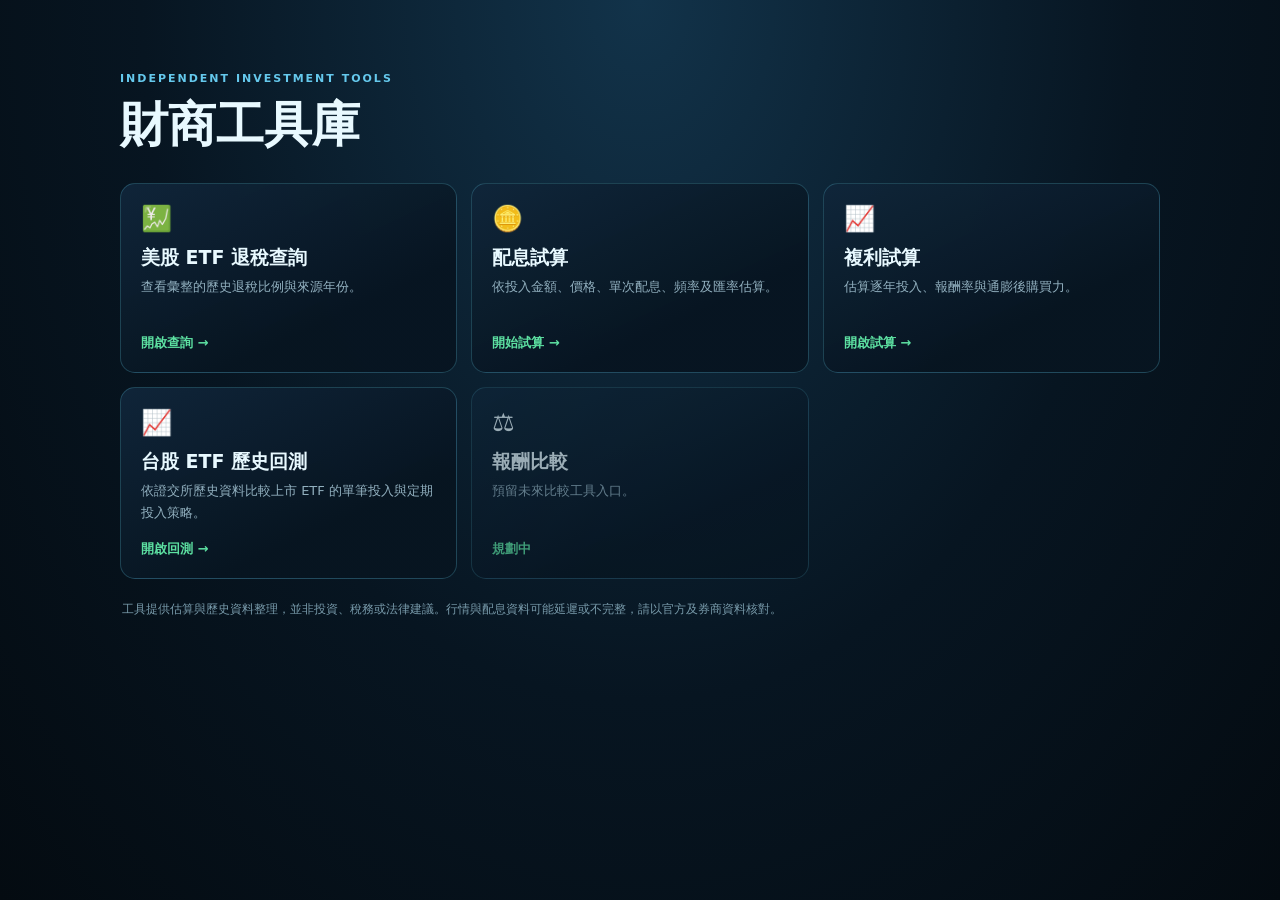
<file: index.html>
<!doctype html>
<html lang="zh-Hant">
<head>
  <meta charset="utf-8">
  <meta name="viewport" content="width=device-width, initial-scale=1, viewport-fit=cover">
  <meta name="theme-color" content="#071521">
  <meta name="description" content="免費、免登入的 ETF 與投資試算工具。輸入只在目前瀏覽器頁面計算。">
  <title>財商工具庫</title>
  <style>
    :root{color-scheme:dark;--bg:#06121b;--panel:#0b1e2c;--line:rgba(98,201,232,.25);--cyan:#8fe4ff;--muted:#91afbe;--green:#5de1a2;--sans:system-ui,-apple-system,"Segoe UI",sans-serif}
    *{box-sizing:border-box}body{min-height:100vh;margin:0;background:radial-gradient(ellipse at top,#12334a 0,#071521 55%,#040b11 100%);color:#e8f9ff;font-family:var(--sans)}header{padding:clamp(28px,7vw,72px) max(20px,calc((100vw - 1040px)/2)) 26px}header p{margin:0 0 8px;color:#65c9ed;font-size:11px;font-weight:800;letter-spacing:2px}h1{margin:0;font-size:clamp(30px,6vw,48px)}header .intro{max-width:680px;color:var(--muted);line-height:1.8}main{width:min(1040px,calc(100% - 32px));margin:0 auto 60px}.grid{display:grid;grid-template-columns:repeat(auto-fit,minmax(min(100%,280px),1fr));gap:14px}.card{display:flex;min-height:190px;flex-direction:column;padding:20px;border:1px solid var(--line);border-radius:15px;background:linear-gradient(155deg,rgba(16,38,58,.96),rgba(7,21,33,.98) 68%);color:inherit;text-decoration:none;transition:transform .15s,border-color .15s}.card:hover,.card:focus-visible{transform:translateY(-2px);border-color:var(--cyan);outline:none}.icon{font-size:25px}.card h2{margin:12px 0 5px;font-size:19px}.card p{margin:0;color:var(--muted);font-size:13px;line-height:1.7}.card span{margin-top:auto;padding-top:16px;color:var(--green);font-size:13px;font-weight:800}.planned{opacity:.65}.privacy{margin:20px 2px 0;color:#789aaa;font-size:12px;line-height:1.7}
  </style>
</head>
<body>
  <header><p>INDEPENDENT INVESTMENT TOOLS</p><h1>財商工具庫</h1></header>
  <main>
    <section class="grid" aria-label="其他投資工具">
      <a class="card" href="etf-tax/"><div class="icon" aria-hidden="true">💹</div><h2>美股 ETF 退稅查詢</h2><p>查看彙整的歷史退稅比例與來源年份。</p><span>開啟查詢 →</span></a>
      <a class="card" href="dividend-calculator.html"><div class="icon" aria-hidden="true">🪙</div><h2>配息試算</h2><p>依投入金額、價格、單次配息、頻率及匯率估算。</p><span>開始試算 →</span></a>
      <a class="card" href="compound-calculator.html"><div class="icon" aria-hidden="true">📈</div><h2>複利試算</h2><p>估算逐年投入、報酬率與通膨後購買力。</p><span>開啟試算 →</span></a>
      <a class="card" href="etf-backtest.html"><div class="icon" aria-hidden="true">📈</div><h2>台股 ETF 歷史回測</h2><p>依證交所歷史資料比較上市 ETF 的單筆投入與定期投入策略。</p><span>開啟回測 →</span></a>
      <article class="card planned" aria-label="報酬比較規劃中"><div class="icon" aria-hidden="true">⚖️</div><h2>報酬比較</h2><p>預留未來比較工具入口。</p><span>規劃中</span></article>
    </section>
    <p class="privacy">工具提供估算與歷史資料整理，並非投資、稅務或法律建議。行情與配息資料可能延遲或不完整，請以官方及券商資料核對。</p>
  </main>
</body>
</html>
</file>
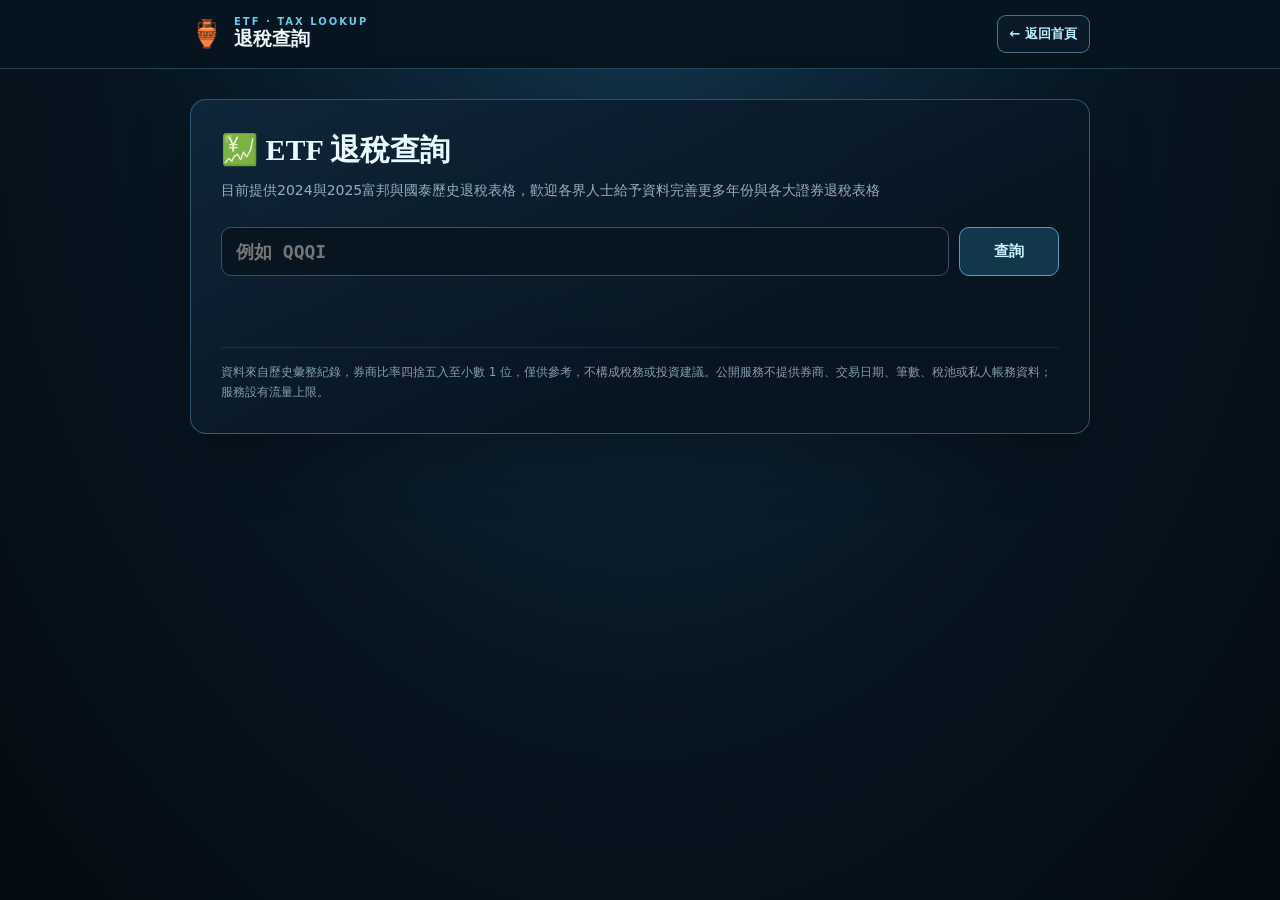
<file: etf-tax/index.html>
<!doctype html>
<html lang="zh-Hant">
<head>
  <meta charset="utf-8">
  <meta name="viewport" content="width=device-width, initial-scale=1, viewport-fit=cover">
  <meta name="theme-color" content="#071521">
  <meta name="description" content="公開查詢 ETF 歷史退稅比率。">
  <title>ETF 退稅查詢</title>
  <style>
    :root{color-scheme:dark;--bg:#06121b;--panel:#0b1e2c;--line:rgba(98,201,232,.28);--cyan:#8fe4ff;--muted:#91afbe;--green:#5de1a2;--red:#ffaaaa;--sans:system-ui,-apple-system,"Segoe UI",sans-serif;--mono:ui-monospace,"Cascadia Mono",Consolas,monospace}
    *{box-sizing:border-box}body{min-height:100vh;margin:0;background:radial-gradient(ellipse at top,#12334a 0,#071521 55%,#040b11 100%);color:#e8f9ff;font-family:var(--sans)}
    .topbar{display:flex;align-items:center;justify-content:space-between;gap:12px;padding:15px max(18px,calc((100vw - 900px)/2));border-bottom:1px solid var(--line);background:rgba(5,20,31,.9)}.brand{display:flex;align-items:center;gap:10px}.brand-icon{font-size:27px}.brand-kicker{color:#65c9ed;font-size:10px;font-weight:800;letter-spacing:2px}.brand-title{font:900 19px/1.3 "Noto Serif TC",serif}.home-link{padding:9px 12px;border:1px solid rgba(143,228,255,.45);border-radius:9px;background:#0a1a27;color:#bcefff;font-size:13px;font-weight:700;text-decoration:none;white-space:nowrap}.home-link:hover,.home-link:focus-visible{border-color:var(--cyan);outline:none}
    main{width:min(900px,calc(100% - 28px));margin:30px auto 50px}.card{padding:clamp(18px,4vw,30px);border:1px solid rgba(98,201,232,.36);border-radius:16px;background:linear-gradient(155deg,rgba(16,38,58,.96),rgba(7,21,33,.98) 68%);box-shadow:0 20px 60px rgba(0,0,0,.28)}h1{margin:0 0 8px;font:900 clamp(22px,5vw,30px) "Noto Serif TC",serif}.intro{margin:0 0 24px;color:var(--muted);font-size:14px;line-height:1.7}.search-form{display:flex;gap:10px}.search-form label{position:absolute;width:1px;height:1px;overflow:hidden;clip:rect(0,0,0,0)}.search-form input{flex:1;min-width:0;padding:13px 14px;border:1px solid #31546b;border-radius:10px;background:#071521;color:#e8f9ff;font:750 18px var(--mono);text-transform:uppercase;outline:none}.search-form input:focus{border-color:var(--cyan);box-shadow:0 0 0 2px rgba(53,184,228,.15)}.search-form button{min-width:100px;padding:12px 18px;border:1px solid #4f9ebb;border-radius:10px;background:#12364a;color:#c8f4ff;font:800 15px var(--sans);cursor:pointer}.search-form button:disabled{opacity:.6;cursor:wait}.status{min-height:25px;margin:13px 0;color:var(--cyan);font-size:13px}.status.error{color:var(--red)}.results{display:grid;gap:12px}.summary{padding:12px 14px;border:1px solid var(--line);border-radius:10px;background:rgba(3,18,29,.72);color:#bcefff;font-weight:800}.result{padding:14px 15px;border:1px solid rgba(98,201,232,.2);border-radius:10px;background:rgba(4,17,27,.65)}.result h2{margin:0 0 8px;color:#9fe8ff;font-size:15px}.result p{margin:4px 0;color:#c6dce6;font-size:14px;line-height:1.6}.rate{color:var(--green);font:800 16px var(--mono)}.notice{margin:20px 0 0;padding-top:14px;border-top:1px solid rgba(98,201,232,.15);color:#839eab;font-size:12px;line-height:1.7}
    @media(max-width:520px){.topbar{padding:12px 14px}.brand-kicker{font-size:9px}.brand-title{font-size:17px}.home-link{padding:8px 9px;font-size:12px}main{margin:18px auto 30px}.search-form{gap:7px}.search-form button{min-width:78px;padding-inline:12px}}
  </style>
</head>
<body>
  <header class="topbar">
    <div class="brand"><span class="brand-icon" aria-hidden="true">🏺</span><div><div class="brand-kicker">ETF · TAX LOOKUP</div><div class="brand-title">退稅查詢</div></div></div>
    <a class="home-link" href="../">← 返回首頁</a>
  </header>
  <main>
    <section class="card" aria-labelledby="page-title">
      <h1 id="page-title">💹 ETF 退稅查詢</h1>
      <p class="intro">目前提供2024與2025富邦與國泰歷史退稅表格，歡迎各界人士給予資料完善更多年份與各大證券退稅表格</p>
      <form id="public-tax-form" class="search-form">
        <label for="public-tax-symbol">ETF 代號</label>
        <input id="public-tax-symbol" name="symbol" type="text" maxlength="12" autocomplete="off" autocapitalize="characters" spellcheck="false" placeholder="例如 QQQI" required>
        <button id="public-tax-submit" type="submit">查詢</button>
      </form>
      <p id="public-tax-status" class="status" role="status" aria-live="polite"></p>
      <div id="public-tax-results" class="results" aria-live="polite"></div>
      <p class="notice">資料來自歷史彙整紀錄，券商比率四捨五入至小數 1 位，僅供參考，不構成稅務或投資建議。公開服務不提供券商、交易日期、筆數、稅池或私人帳務資料；服務設有流量上限。</p>
    </section>
  </main>
  <script src="../public-tax-lookup.js?v=1" defer></script>
</body>
</html>
</file>
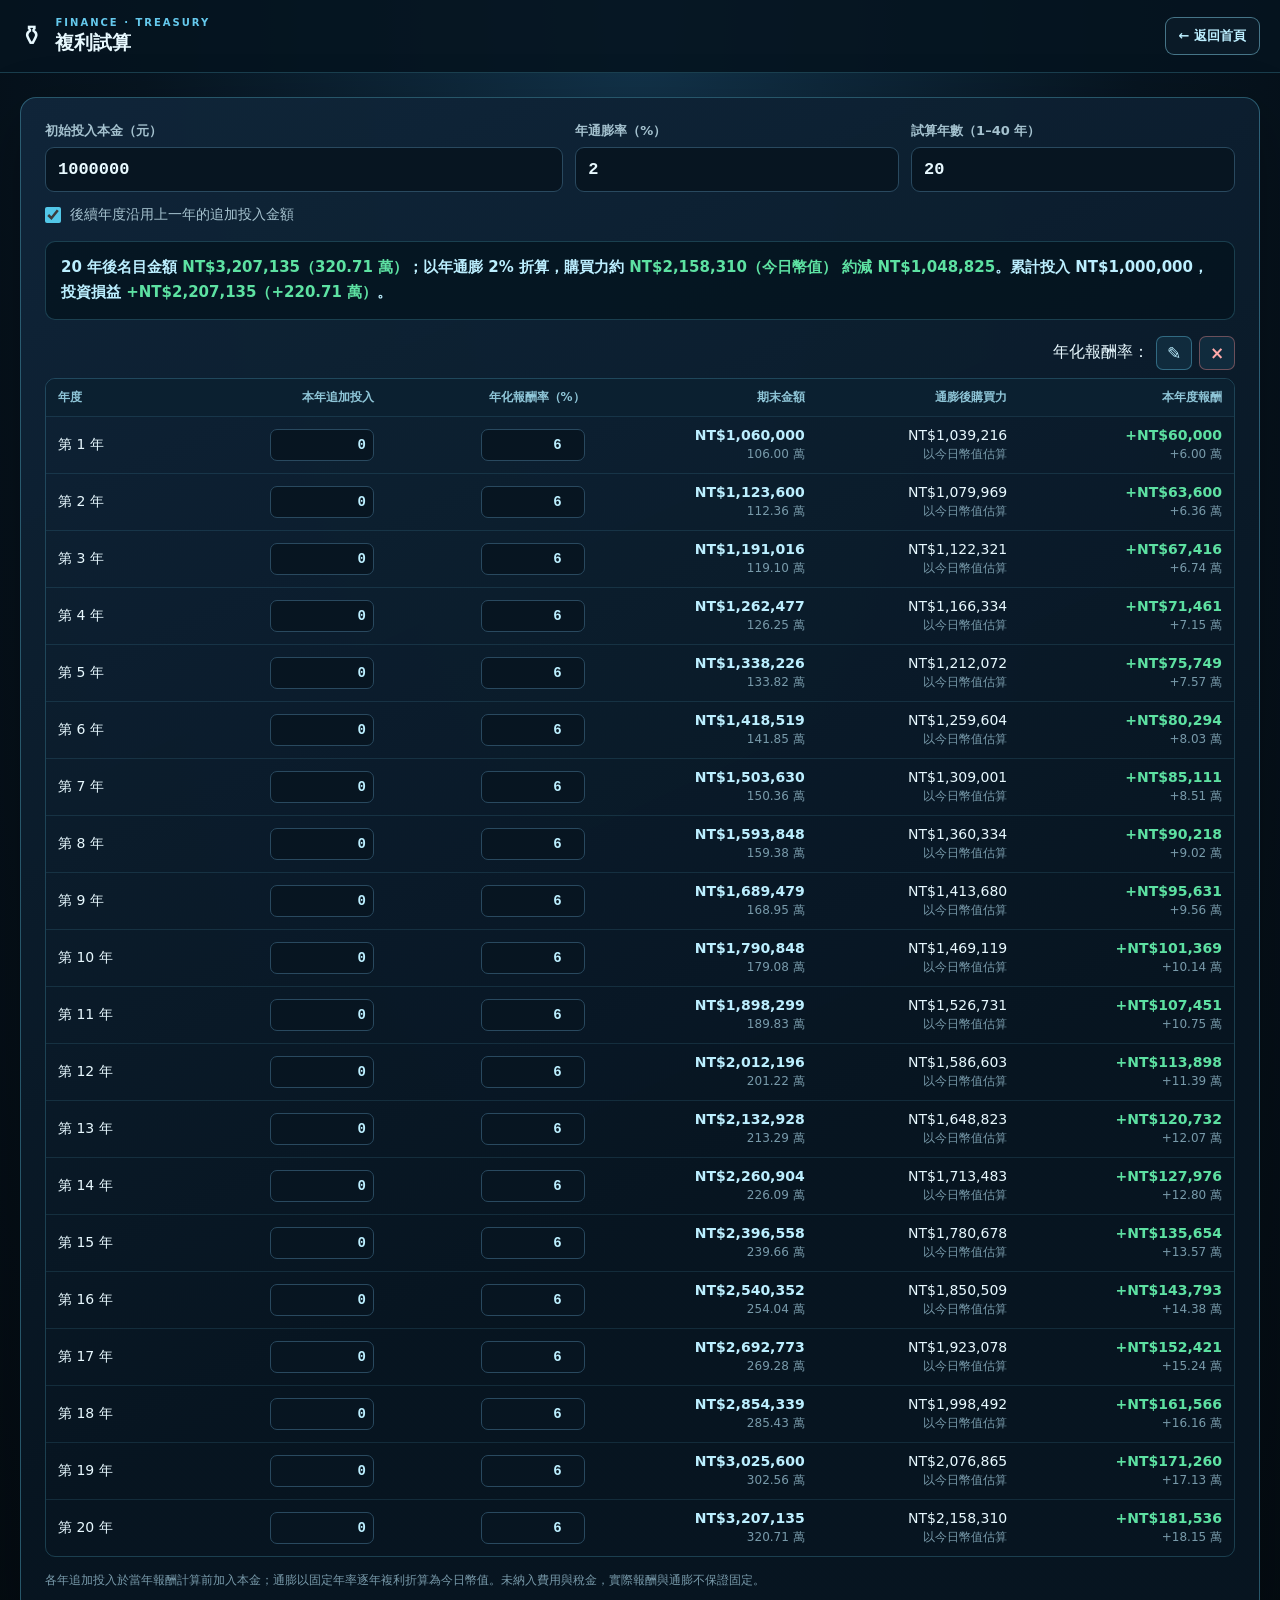
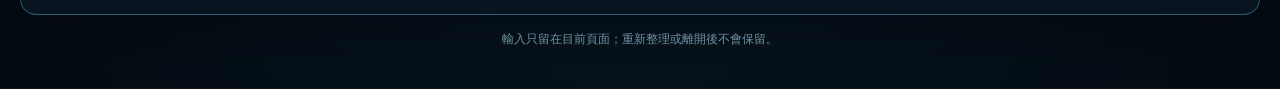
<file: compound-calculator.html>
<!doctype html>
<html lang="zh-Hant">
<head>
  <meta charset="utf-8">
  <meta name="viewport" content="width=device-width, initial-scale=1, viewport-fit=cover">
  <meta name="theme-color" content="#071521">
  <title>複利試算｜財商工具庫</title>
  <style>
    :root{color-scheme:dark;--bg:#06121b;--panel:#0b1e2c;--panel2:#071521;--line:rgba(98,201,232,.23);--cyan:#8fe4ff;--muted:#91afbe;--green:#5de1a2;--red:#ff8b8b;--sans:system-ui,-apple-system,"Segoe UI",sans-serif;--mono:ui-monospace,"Cascadia Mono",Consolas,monospace}
    *{box-sizing:border-box}
    body{min-height:100vh;margin:0;background:radial-gradient(ellipse at top,#12334a 0,#071521 55%,#040b11 100%);color:#e8f9ff;font-family:var(--sans)}
    .topbar{display:flex;align-items:center;justify-content:space-between;gap:14px;padding:16px max(18px,calc((100vw - 1240px)/2));border-bottom:1px solid var(--line);background:rgba(5,20,31,.88)}
    .brand{display:flex;align-items:center;gap:12px}.brand-icon{font-size:28px}.brand-kicker{color:#65c9ed;font:800 10px/1.3 var(--sans);letter-spacing:2px}.brand-title{margin-top:2px;font:900 19px/1.3 "Noto Serif TC",serif}
    .back-link{padding:9px 13px;border:1px solid rgba(143,228,255,.45);border-radius:9px;background:#0a1a27;color:#bcefff;font:700 13px var(--sans);text-decoration:none;white-space:nowrap}.back-link:hover,.back-link:focus-visible{border-color:var(--cyan);outline:none}
    main{width:min(1240px,calc(100% - 32px));margin:24px auto 40px}
    .calculator-card{padding:clamp(16px,3vw,24px);border:1px solid rgba(98,201,232,.36);border-radius:16px;background:linear-gradient(155deg,rgba(16,38,58,.96),rgba(7,21,33,.98) 68%);box-shadow:0 20px 60px rgba(0,0,0,.28)}
    .input-grid{display:grid;grid-template-columns:1.2fr .75fr .75fr;gap:12px}.input-grid label{display:grid;gap:7px;color:#a5c2cf;font-size:13px;font-weight:700}.input-grid input{width:100%;min-width:0;padding:12px;border:1px solid #29495f;border-radius:9px;background:#071521;color:#e8f9ff;font:700 17px var(--mono);outline:none}.input-grid input:focus,.row-input:focus{border-color:#71d8f7;box-shadow:0 0 0 2px rgba(53,184,228,.14)}
    .carry-row{display:flex;align-items:center;gap:9px;margin:14px 0 17px;color:#a5c2cf;font-size:14px;cursor:pointer}.carry-row input{width:16px;height:16px;margin:0;accent-color:#52c7e8}
    .summary{margin:0 0 16px;padding:13px 15px;border:1px solid var(--line);border-radius:10px;background:rgba(3,18,29,.72);color:#bcefff;font-size:15px;font-weight:750;line-height:1.7}.summary strong{color:var(--green)}.purchasing-loss{color:var(--green)}.purchasing-gain{color:var(--red)}
    .table-tools{display:flex;align-items:center;justify-content:flex-end;gap:7px;flex-wrap:wrap;margin-bottom:8px}.rate-tool{width:36px;height:34px;border:1px solid rgba(98,201,232,.4);border-radius:7px;background:#102b3d;color:#bcefff;font:800 17px var(--sans);cursor:pointer}.rate-tool:hover,.rate-tool:focus-visible{border-color:#71d8f7;background:#163b51;outline:none}.rate-tool.clear{color:#ffaaaa;border-color:rgba(255,139,139,.38)}.rate-batch-form{display:none;align-items:center;gap:7px}.rate-batch-form.open{display:flex}.rate-batch-form label{color:#a5c2cf;font-size:12px}.rate-batch-form input{width:88px;padding:7px;border:1px solid #29495f;border-radius:7px;background:#071521;color:#bcefff;text-align:right;font:700 14px var(--mono)}.rate-batch-apply{padding:7px 10px;border:1px solid rgba(98,201,232,.4);border-radius:7px;background:#102b3d;color:#bcefff;font:700 12px var(--sans);cursor:pointer}
    .table-wrap{max-width:100%;overflow:auto;border:1px solid var(--line);border-radius:10px}.result-table{width:100%;min-width:760px;border-collapse:collapse;font-size:14px;font-variant-numeric:tabular-nums}.result-table th,.result-table td{padding:10px 12px;border-bottom:1px solid rgba(98,201,232,.13);text-align:right;white-space:nowrap}.result-table th{position:sticky;top:0;background:#0b2030;color:#8fc6d8;font-size:12px}.result-table th:first-child,.result-table td:first-child{text-align:left}.result-table tr:last-child td{border-bottom:0}.row-input{width:104px;max-width:100%;padding:7px;border:1px solid #29495f;border-radius:7px;background:#071521;color:#bcefff;text-align:right;font:750 14px var(--mono);outline:none}.result-table td:nth-child(4){color:#bcefff;font-weight:800}.result-table td:last-child{color:var(--green);font-weight:800}.result-table td.negative{color:var(--red)}.result-table small{display:block;margin-top:3px;color:#789aaa;font-size:12px;font-weight:400}
    .disclaimer{margin:13px 0 0;color:#789aaa;font-size:12px;line-height:1.7}.footer-note{margin:16px 0 0;color:#7092a3;text-align:center;font-size:12px}
    .tax-lookup-form{display:flex;gap:9px;align-items:end;flex-wrap:wrap}.tax-lookup-field{display:grid;gap:7px;flex:1 1 260px;color:#a5c2cf;font-size:13px;font-weight:700}.tax-lookup-field input{width:100%;padding:12px;border:1px solid #29495f;border-radius:9px;background:#071521;color:#e8f9ff;font:700 17px var(--mono)}.tax-lookup-submit{min-height:44px;padding:10px 18px;border:1px solid rgba(98,201,232,.45);border-radius:8px;background:#12374a;color:#c9f5ff;font:800 14px var(--sans);cursor:pointer}.tax-lookup-submit:disabled{opacity:.6;cursor:wait}.tax-lookup-status{min-height:24px;margin:12px 0 0;color:#a5c2cf;font-size:13px;line-height:1.6}.tax-lookup-status.error{color:var(--red)}.tax-lookup-results{display:grid;gap:10px;margin-top:12px}.tax-lookup-result{padding:12px;border:1px solid rgba(232,192,80,.24);border-radius:9px;background:rgba(232,192,80,.05);color:#d8c18a;font-size:14px;font-weight:750;line-height:1.8}.tax-lookup-result h3{margin:0 0 5px;color:var(--cyan);font-size:14px}.tax-lookup-result p{margin:3px 0}
    @media(max-width:700px){.tax-lookup-form{align-items:stretch}.tax-lookup-submit{width:100%}}
    @media(max-width:700px){.topbar{padding:12px 16px}main{width:min(100% - 20px,640px);margin:16px auto 26px}.input-grid{grid-template-columns:1fr 1fr;gap:9px}.input-grid label:first-child{grid-column:1/-1}.input-grid input{padding:10px;font-size:16px}.calculator-card{padding:14px}.summary{font-size:14px}.result-table th,.result-table td{padding:9px 8px;font-size:12px}}
    @media(prefers-reduced-motion:reduce){*{scroll-behavior:auto!important}}
  </style>
  <script src="./compound-calculator.js" defer></script>
</head>
<body>
  <header class="topbar">
    <div class="brand"><span class="brand-icon" aria-hidden="true">⚱️</span><div><div class="brand-kicker">FINANCE · TREASURY</div><div class="brand-title">複利試算</div></div></div>
    <a class="back-link" href="./">← 返回首頁</a>
  </header>
  <main>
    <section class="calculator-card" aria-label="複利試算器">
      <div class="input-grid">
        <label>初始投入本金（元）<input id="compound-interest-principal" type="text" inputmode="decimal" enterkeyhint="done" autocomplete="off" autocapitalize="off" spellcheck="false" maxlength="18" value="1000000"></label>
        <label>年通膨率（%）<input id="compound-interest-inflation" type="number" inputmode="decimal" min="-99.9" max="1000" step="0.1" value="2"></label>
        <label>試算年數（1–40 年）<input id="compound-interest-years" type="number" inputmode="numeric" min="1" max="40" step="1" value="20"></label>
      </div>
      <label class="carry-row"><input id="compound-interest-carry-forward" type="checkbox" checked>後續年度沿用上一年的追加投入金額</label>
      <div class="summary" id="compound-interest-summary" aria-live="polite"></div>
      <div class="table-tools" aria-label="年化報酬率批次操作">
        <span class="rate-tools-title">年化報酬率：</span>
        <button id="compound-interest-rate-batch-toggle" class="rate-tool" type="button" aria-label="設定所有年度年化報酬率" title="設定所有年度年化報酬率" aria-expanded="false">✎</button>
        <button id="compound-interest-rate-clear" class="rate-tool clear" type="button" aria-label="清除所有年度年化報酬率" title="清除所有年度年化報酬率">×</button>
        <form id="compound-interest-rate-batch-form" class="rate-batch-form">
          <label for="compound-interest-rate-batch-value">套用至各年（%）</label>
          <input id="compound-interest-rate-batch-value" type="number" inputmode="decimal" min="-100" max="1000" step="0.1" placeholder="例如 5" aria-label="要套用的年化報酬率百分比">
          <button class="rate-batch-apply" type="submit">套用</button>
        </form>
      </div>
      <div class="table-wrap">
        <table class="result-table">
          <thead><tr><th>年度</th><th>本年追加投入</th><th>年化報酬率（%）</th><th>期末金額</th><th>通膨後購買力</th><th>本年度報酬</th></tr></thead>
          <tbody id="compound-interest-rows"></tbody>
        </table>
      </div>
      <p class="disclaimer">各年追加投入於當年報酬計算前加入本金；通膨以固定年率逐年複利折算為今日幣值。未納入費用與稅金，實際報酬與通膨不保證固定。</p>
    </section>
    <p class="footer-note">輸入只留在目前頁面；重新整理或離開後不會保留。</p>
  </main>
  <script>if(location.hash==='#etf-backtest-panel')location.replace('./etf-backtest.html');</script>
</body>
</html>
</file>
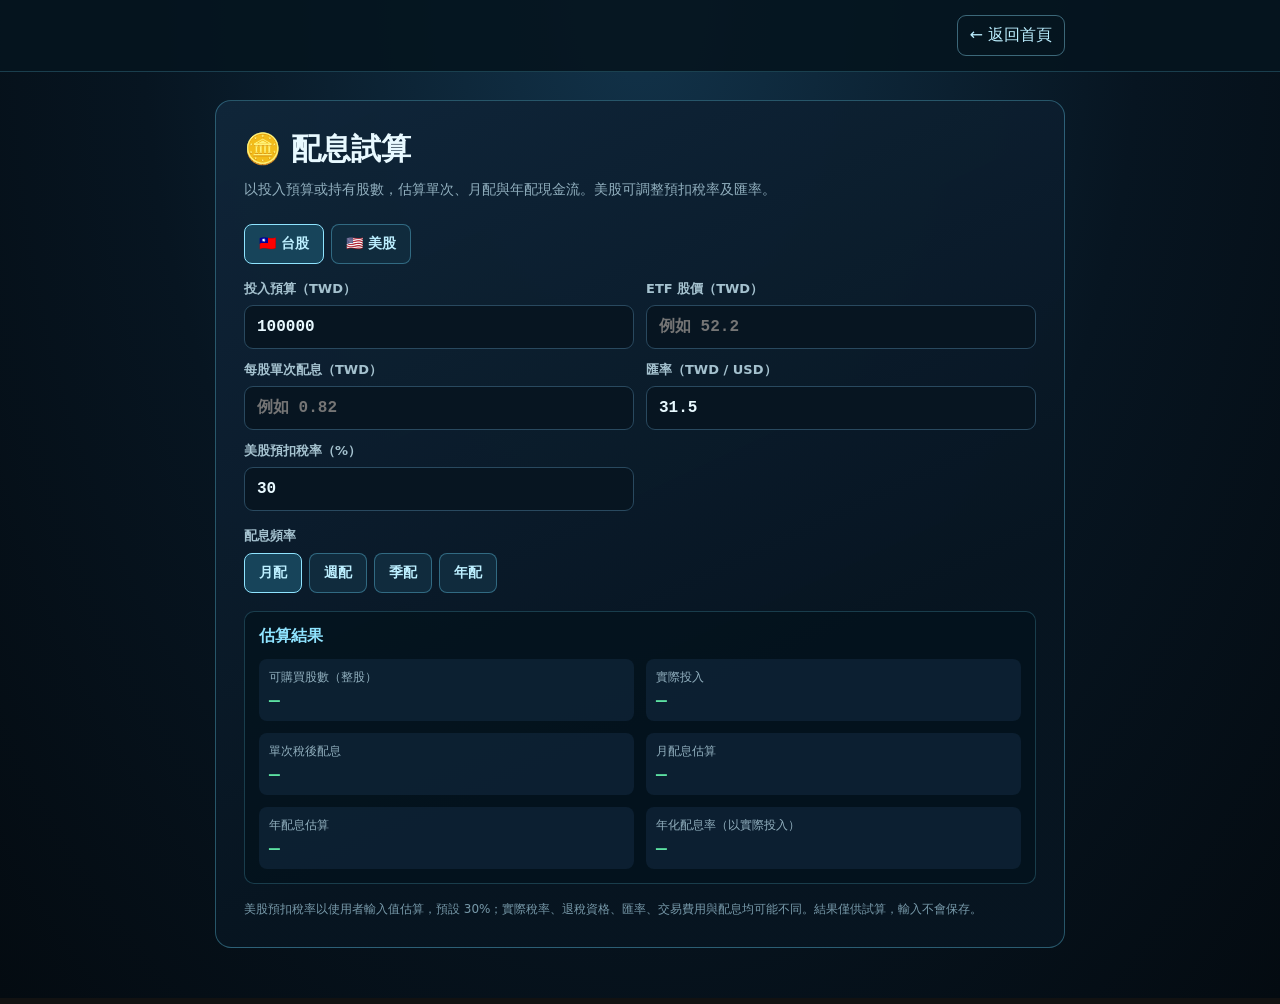
<file: dividend-calculator.html>
<!doctype html>
<html lang="zh-Hant">
<head>
  <meta charset="utf-8">
  <meta name="viewport" content="width=device-width, initial-scale=1, viewport-fit=cover">
  <meta name="theme-color" content="#071521">
  <meta name="description" content="輸入個人化投資參數，即時計算台股與美股 ETF 配息估算。">
  <title>配息試算｜投資工具</title>
  <style>
    :root{color-scheme:dark;--line:rgba(98,201,232,.23);--cyan:#8fe4ff;--muted:#91afbe;--green:#5de1a2;--sans:system-ui,-apple-system,"Segoe UI",sans-serif;--mono:ui-monospace,"Cascadia Mono",Consolas,monospace}
    *{box-sizing:border-box}body{min-height:100vh;margin:0;background:radial-gradient(ellipse at top,#12334a 0,#071521 55%,#040b11 100%);color:#e8f9ff;font-family:var(--sans)}header{display:flex;justify-content:flex-end;align-items:center;gap:12px;padding:15px max(18px,calc((100vw - 850px)/2));border-bottom:1px solid var(--line);background:rgba(5,20,31,.9)}header a{color:#bcefff;text-decoration:none}.back{padding:9px 12px;border:1px solid rgba(143,228,255,.4);border-radius:9px}main{width:min(850px,calc(100% - 28px));margin:28px auto 50px}.card{padding:clamp(17px,4vw,28px);border:1px solid rgba(98,201,232,.36);border-radius:16px;background:linear-gradient(155deg,rgba(16,38,58,.96),rgba(7,21,33,.98) 68%)}h1{margin:0 0 8px;font-size:clamp(23px,5vw,30px)}.intro{margin:0 0 22px;color:var(--muted);font-size:14px;line-height:1.7}.switch,.freq{display:flex;flex-wrap:wrap;gap:7px;margin:0 0 16px}.switch button,.freq button,form button{padding:10px 14px;border:1px solid rgba(98,201,232,.4);border-radius:8px;background:#102b3d;color:#bcefff;font:750 14px var(--sans);cursor:pointer}.switch button[aria-pressed=true],.freq button[aria-pressed=true]{border-color:var(--cyan);background:#17445a}.grid{display:grid;grid-template-columns:repeat(2,minmax(0,1fr));gap:12px}.field{display:grid;min-width:0;gap:7px;color:#a5c2cf;font-size:13px;font-weight:700}.field-label{display:block;min-height:1.3em}.field input{width:100%;min-width:0;padding:12px;border:1px solid #29495f;border-radius:9px;background:#071521;color:#e8f9ff;font:700 16px var(--mono)}.field input:focus{outline:2px solid #71d8f7}.result{margin-top:18px;padding:14px;border:1px solid var(--line);border-radius:10px;background:rgba(3,18,29,.72)}.result h2{margin:0 0 12px;color:var(--cyan);font-size:16px}.result-grid{display:grid;grid-template-columns:repeat(2,minmax(0,1fr));gap:12px}.result-item{padding:10px;border-radius:8px;background:rgba(16,38,58,.7)}.result-item span{display:block;color:var(--muted);font-size:12px}.result-item strong{display:block;margin-top:5px;color:var(--green);font:800 18px var(--mono);overflow-wrap:anywhere}.notice{margin:15px 0 0;color:#789aaa;font-size:12px;line-height:1.7}@media(max-width:640px){header{padding:12px 14px}.grid,.result-grid{grid-template-columns:1fr}main{margin:18px auto 30px}}
  </style>
  <script src="dividend-calculator.js" defer></script>
</head>
<body>
  <header><a class="back" href="./">← 返回首頁</a></header>
  <main><section class="card">
    <h1>🪙 配息試算</h1><p class="intro">以投入預算或持有股數，估算單次、月配與年配現金流。美股可調整預扣稅率及匯率。</p>
    <div class="switch" role="group" aria-label="市場"><button type="button" data-market="tw" aria-pressed="true">🇹🇼 台股</button><button type="button" data-market="us" aria-pressed="false">🇺🇸 美股</button></div>
    <div class="grid">
      <label class="field"><span class="field-label">投入預算（TWD）</span><input id="budget" type="number" min="0" step="any" value="100000"></label>
      <label class="field"><span class="field-label">ETF 股價（<span id="price-unit">TWD</span>）</span><input id="price" type="number" min="0" step="any" placeholder="例如 52.2"></label>
      <label class="field"><span class="field-label">每股單次配息（<span id="dividend-unit">TWD</span>）</span><input id="dividend" type="number" min="0" step="any" placeholder="例如 0.82"></label>
      <label class="field" id="fx-field" hidden><span class="field-label">匯率（TWD / USD）</span><input id="fx" type="number" min="0" step="any" value="31.5"></label>
      <label class="field" id="tax-field" hidden><span class="field-label">美股預扣稅率（%）</span><input id="tax" type="number" min="0" max="100" step="0.1" value="30"></label>
    </div>
    <div style="margin-top:16px"><div class="field" style="margin-bottom:8px">配息頻率</div><div class="freq" role="group" aria-label="配息頻率"><button type="button" data-frequency="monthly" aria-pressed="true">月配</button><button type="button" data-frequency="weekly" aria-pressed="false">週配</button><button type="button" data-frequency="quarterly" aria-pressed="false">季配</button><button type="button" data-frequency="annual" aria-pressed="false">年配</button></div></div>
    <section class="result" aria-live="polite"><h2>估算結果</h2><div class="result-grid"><div class="result-item"><span>可購買股數（整股）</span><strong id="shares">—</strong></div><div class="result-item"><span>實際投入</span><strong id="capital">—</strong></div><div class="result-item"><span>單次稅後配息</span><strong id="once">—</strong></div><div class="result-item"><span>月配息估算</span><strong id="monthly">—</strong></div><div class="result-item"><span>年配息估算</span><strong id="annual">—</strong></div><div class="result-item"><span>年化配息率（以實際投入）</span><strong id="yield">—</strong></div></div></section>
    <p class="notice">美股預扣稅率以使用者輸入值估算，預設 30%；實際稅率、退稅資格、匯率、交易費用與配息均可能不同。結果僅供試算，輸入不會保存。</p>
  </section></main>
</body>
</html>
</file>
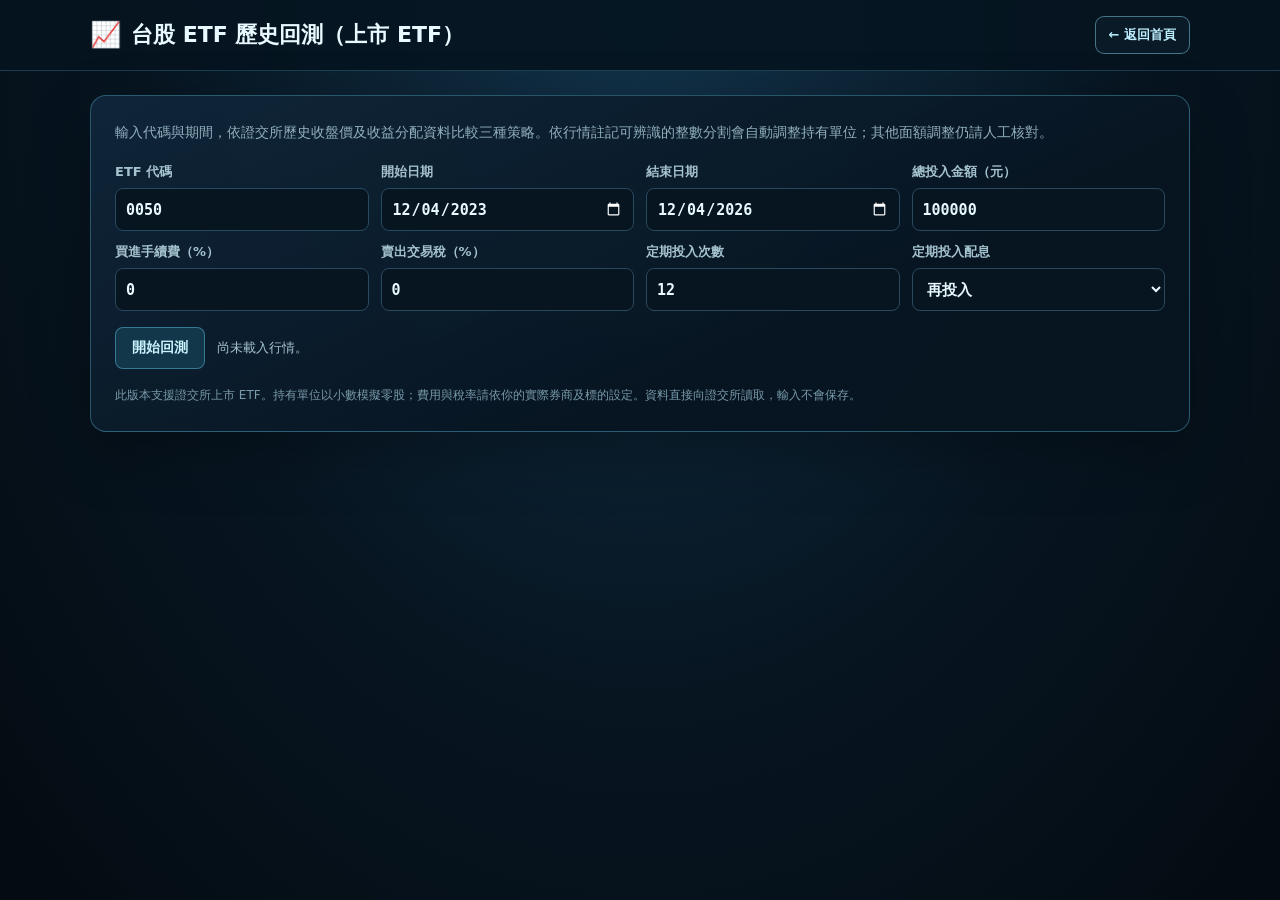
<file: etf-backtest.html>
<!doctype html>
<html lang="zh-Hant">
<head>
  <meta charset="utf-8">
  <meta name="viewport" content="width=device-width, initial-scale=1, viewport-fit=cover">
  <meta name="theme-color" content="#071521">
  <meta name="description" content="使用證交所資料回測上市 ETF 的單筆與定期投入策略。">
  <title>台股 ETF 歷史回測（上市 ETF）｜財商工具庫</title>
  <style>
    :root{color-scheme:dark;--line:rgba(98,201,232,.23);--cyan:#8fe4ff;--muted:#91afbe;--green:#5de1a2;--red:#ff8b8b;--sans:system-ui,-apple-system,"Segoe UI",sans-serif;--mono:ui-monospace,"Cascadia Mono",Consolas,monospace}
    *{box-sizing:border-box}
    body{min-height:100vh;margin:0;background:radial-gradient(ellipse at top,#12334a 0,#071521 55%,#040b11 100%);color:#e8f9ff;font-family:var(--sans)}
    .topbar{display:flex;align-items:center;justify-content:space-between;gap:14px;padding:16px max(18px,calc((100vw - 1100px)/2));border-bottom:1px solid var(--line);background:rgba(5,20,31,.88)}
    .brand{display:flex;align-items:center;gap:10px;min-width:0}.brand-icon{flex:none;font-size:25px}.brand-title{margin:0;color:#e8f9ff;font-size:clamp(17px,3vw,22px);font-weight:900;line-height:1.45}
    .back-link{flex:none;padding:9px 13px;border:1px solid rgba(143,228,255,.45);border-radius:9px;background:#0a1a27;color:#bcefff;font:700 13px var(--sans);text-decoration:none;white-space:nowrap}.back-link:hover,.back-link:focus-visible{border-color:var(--cyan);outline:none}
    main{width:min(1100px,calc(100% - 32px));margin:24px auto 40px}
    .calculator-card{padding:clamp(16px,3vw,24px);border:1px solid rgba(98,201,232,.36);border-radius:16px;background:linear-gradient(155deg,rgba(16,38,58,.96),rgba(7,21,33,.98) 68%);box-shadow:0 20px 60px rgba(0,0,0,.28)}
    .intro{margin:0 0 18px;color:var(--muted);font-size:14px;line-height:1.8}
    .backtest-form{display:grid;grid-template-columns:repeat(4,minmax(0,1fr));gap:12px}
    .backtest-form label{display:grid;min-width:0;gap:7px;color:#a5c2cf;font-size:13px;font-weight:700}
    .backtest-form input,.backtest-form select{width:100%;min-width:0;min-height:43px;padding:10px;border:1px solid #29495f;border-radius:8px;background:#071521;color:#e8f9ff;font:700 15px var(--mono)}
    .backtest-form input:focus,.backtest-form select:focus{border-color:#71d8f7;outline:2px solid rgba(113,216,247,.2)}
    .backtest-actions{display:flex;align-items:center;gap:12px;flex-wrap:wrap;margin:16px 0 10px}
    .backtest-button{min-height:42px;padding:10px 16px;border:1px solid rgba(98,201,232,.45);border-radius:8px;background:#12374a;color:#c9f5ff;font:800 14px var(--sans);cursor:pointer}
    .backtest-button:hover,.backtest-button:focus-visible{border-color:var(--cyan);outline:none}.backtest-button:disabled{opacity:.6;cursor:wait}
    .backtest-status{color:#a5c2cf;font-size:13px;line-height:1.6}
    .summary{margin:12px 0;padding:13px 15px;border:1px solid var(--line);border-radius:10px;background:rgba(3,18,29,.72);color:#bcefff;font-size:14px;font-weight:750;line-height:1.7}
    .strategy-grid{display:grid;grid-template-columns:repeat(3,minmax(0,1fr));gap:10px;margin-top:12px}
    .strategy-card{padding:14px;border:1px solid var(--line);border-radius:10px;background:rgba(3,18,29,.6)}
    .strategy-card h3{margin:0 0 8px;color:#bcefff;font-size:14px}.strategy-card strong{display:block;color:var(--green);font:800 20px var(--mono)}.strategy-card p{margin:6px 0 0;color:#91afbe;font-size:12px;line-height:1.7}
    .chart-wrap{margin-top:12px;padding:12px;border:1px solid var(--line);border-radius:10px;overflow:hidden}.chart-wrap svg{display:block;width:100%;height:auto;min-height:170px}
    .chart-legend{display:flex;gap:14px;flex-wrap:wrap;color:#a5c2cf;font-size:12px}.chart-legend span:before{content:"";display:inline-block;width:10px;height:3px;margin:0 5px 3px 0;background:var(--series-color)}
    .notice{margin:16px 0 0;color:#789aaa;font-size:12px;line-height:1.8}
    .event-section{margin-top:22px;padding-top:18px;border-top:1px solid var(--line)}.event-section h2{margin:0 0 8px;color:var(--cyan);font-size:18px}.event-summary{margin:0 0 12px;color:#a5c2cf;font-size:13px;line-height:1.7}.event-grid{display:grid;grid-template-columns:repeat(auto-fit,minmax(min(100%,300px),1fr));gap:8px}.event-card{min-width:0;padding:11px 12px;border:1px solid rgba(98,201,232,.16);border-radius:9px;background:rgba(3,18,29,.42)}.event-card-head{display:flex;align-items:center;justify-content:space-between;gap:8px}.event-card h3{margin:0;color:#d8eaf1;font-size:13px}.event-window{margin-top:7px;color:#91afbe;font-size:12px;font-variant-numeric:tabular-nums}.event-status{flex:none;padding:3px 7px;border:1px solid rgba(98,201,232,.25);border-radius:999px;color:#a5c2cf;font-size:11px}.event-status.covered{border-color:rgba(93,225,162,.38);color:var(--green)}.event-status.partial{border-color:rgba(232,192,80,.4);color:#e8c050}.event-status.not-listed{color:#91afbe}.event-return{display:block;margin-top:7px;font:800 17px var(--mono)}.event-return.negative{color:var(--green)}.event-return.positive{color:var(--red)}.event-note,.event-message{margin:5px 0 0;color:#91afbe;font-size:11px;line-height:1.6}.source-note{margin:12px 0 0;color:#789aaa;font-size:11px;line-height:1.7}.source-note a{color:#8fd9f0}
    @media(max-width:760px){.backtest-form{grid-template-columns:repeat(2,minmax(0,1fr))}.strategy-grid{grid-template-columns:1fr}main{margin:16px auto 28px}}
    @media(max-width:460px){.topbar{align-items:flex-start;flex-wrap:wrap;padding:12px 14px}.brand{flex:1 1 100%}.back-link{margin-left:auto}main{width:calc(100% - 20px)}.backtest-form{grid-template-columns:1fr}.calculator-card{padding:14px}}
    @media(prefers-reduced-motion:reduce){*{scroll-behavior:auto!important}}
  </style>
  <script src="./compound-etf-backtest.js" defer></script>
</head>
<body>
  <header class="topbar">
    <div class="brand"><span class="brand-icon" aria-hidden="true">📈</span><h1 class="brand-title">台股 ETF 歷史回測（上市 ETF）</h1></div>
    <a class="back-link" href="./">← 返回首頁</a>
  </header>
  <main>
    <section class="calculator-card" aria-label="台股 ETF 歷史回測">
      <p class="intro">輸入代碼與期間，依證交所歷史收盤價及收益分配資料比較三種策略。依行情註記可辨識的整數分割會自動調整持有單位；其他面額調整仍請人工核對。</p>
      <form id="etf-backtest-form" class="backtest-form">
        <label>ETF 代碼<input id="etf-backtest-code" type="text" inputmode="numeric" maxlength="6" value="0050" autocomplete="off" aria-label="上市 ETF 代碼"></label>
        <label>開始日期<input id="etf-backtest-start" type="date" required></label>
        <label>結束日期<input id="etf-backtest-end" type="date" required></label>
        <label>總投入金額（元）<input id="etf-backtest-budget" type="number" min="1" step="1000" value="100000" required></label>
        <label>買進手續費（%）<input id="etf-backtest-fee" type="number" min="0" max="10" step="0.001" value="0"></label>
        <label>賣出交易稅（%）<input id="etf-backtest-tax" type="number" min="0" max="10" step="0.01" value="0"></label>
        <label>定期投入次數<input id="etf-backtest-periods" type="number" min="1" max="120" step="1" value="12"></label>
        <label>定期投入配息<select id="etf-backtest-dca-reinvest"><option value="yes">再投入</option><option value="no">領現金</option></select></label>
      </form>
      <div class="backtest-actions"><button id="etf-backtest-run" class="backtest-button" type="button">開始回測</button><span id="etf-backtest-status" class="backtest-status" aria-live="polite">尚未載入行情。</span></div>
      <div id="etf-backtest-results" aria-live="polite"></div>
      <p class="notice">此版本支援證交所上市 ETF。持有單位以小數模擬零股；費用與稅率請依你的實際券商及標的設定。資料直接向證交所讀取，輸入不會保存。</p>
    </section>
  </main>
</body>
</html>
</file>
